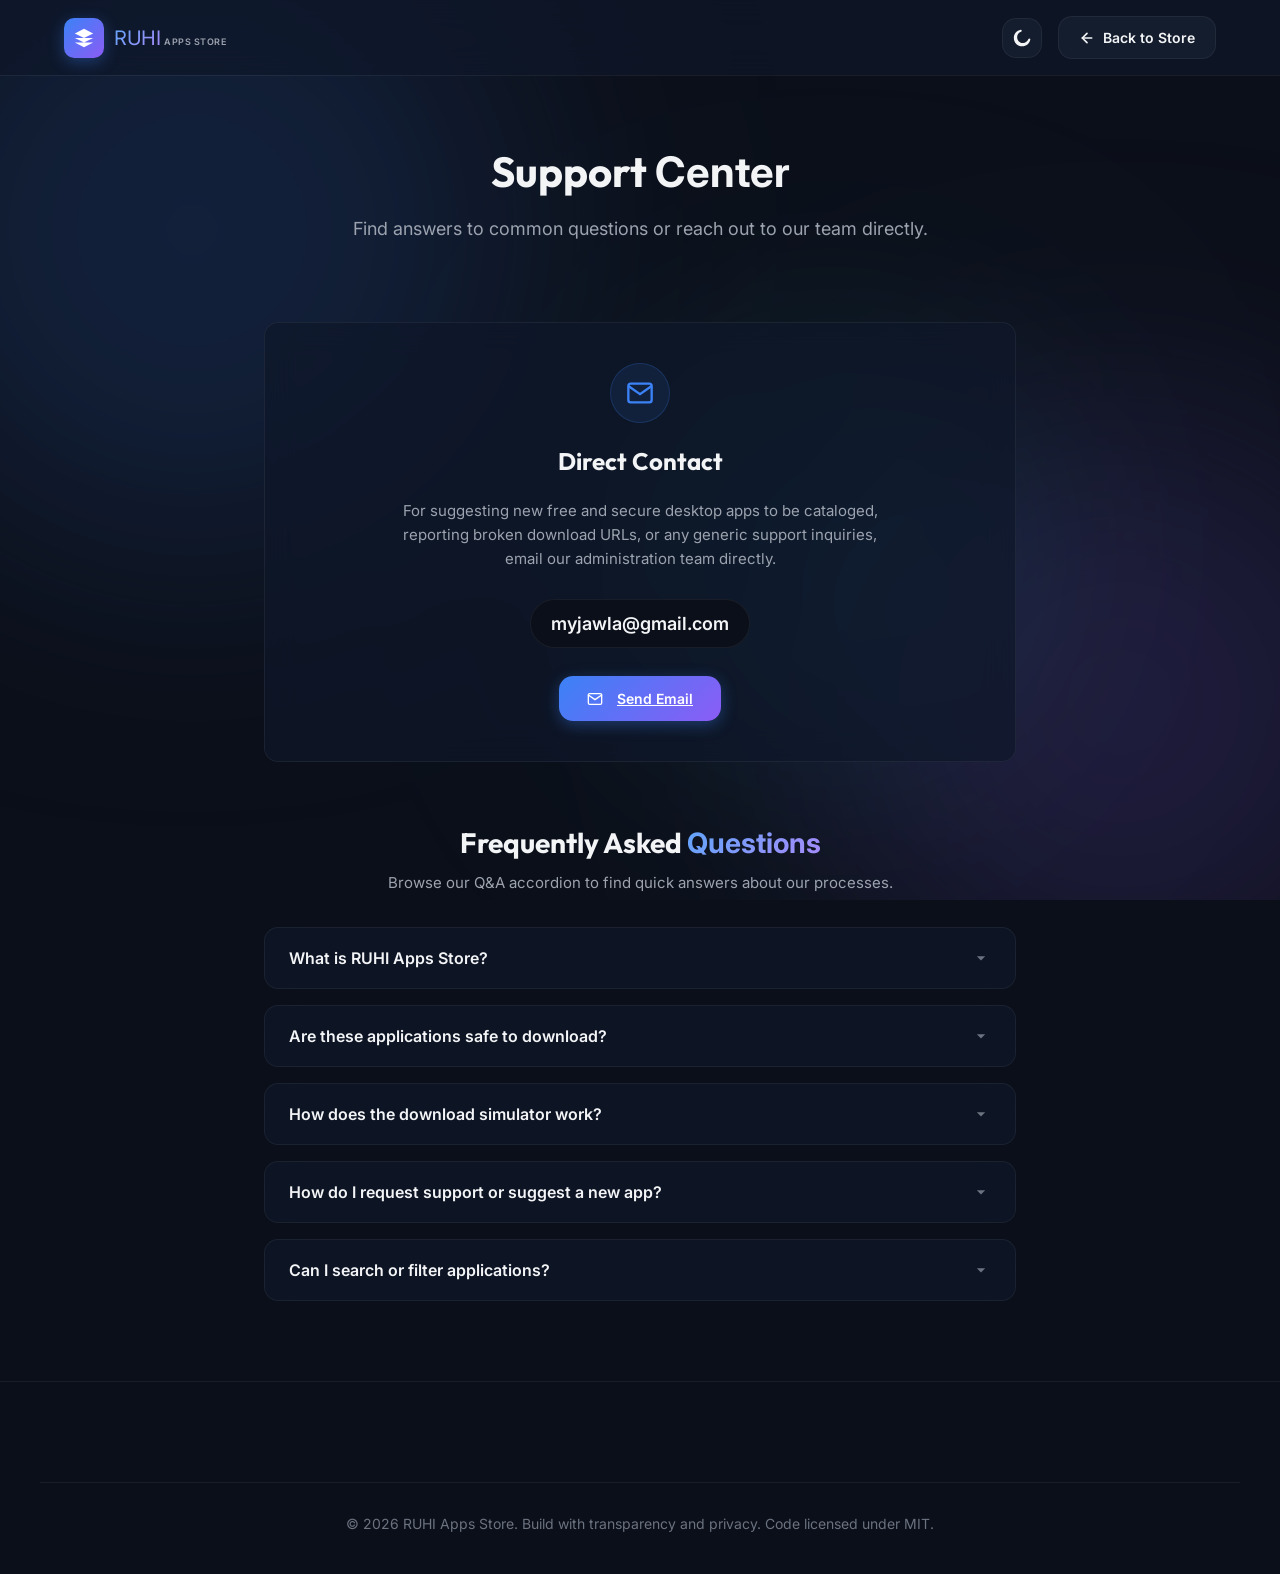
<file: support.html>
<!DOCTYPE html>
<html lang="en" data-theme="dark">
<head>
    <meta charset="UTF-8">
    <meta name="viewport" content="width=device-width, initial-scale=1.0">
    <title>Support & Q&A - RUHI Apps Store</title>
    <meta name="description" content="Get help, check frequently asked questions, suggest new free and secure applications, or contact support for RUHI Apps Store.">
    <link rel="stylesheet" href="styles.css?v=2.5.0">
    <style>
        /* Support Page Specific Overrides */
        .support-hero {
            padding-top: 140px;
            padding-bottom: 40px;
            text-align: center;
        }
        
        .support-container {
            max-width: 800px;
            margin: 0 auto;
            padding: 0 24px;
        }

        .contact-card {
            padding: 40px;
            text-align: center;
            margin-bottom: 60px;
            position: relative;
            overflow: hidden;
            display: flex;
            flex-direction: column;
            align-items: center;
            gap: 20px;
        }

        .contact-icon {
            width: 60px;
            height: 60px;
            background: rgba(59, 130, 246, 0.1);
            border: 1px solid rgba(59, 130, 246, 0.2);
            color: var(--accent-primary);
            border-radius: 50%;
            display: flex;
            align-items: center;
            justify-content: center;
        }

        .contact-icon svg {
            width: 28px;
            height: 28px;
            fill: none;
            stroke: currentColor;
            stroke-width: 2;
        }

        .contact-card h3 {
            font-size: 24px;
            font-weight: 700;
        }

        .contact-card p {
            color: var(--text-secondary);
            font-size: 15px;
            max-width: 500px;
            line-height: 1.6;
        }

        .contact-email {
            font-size: 18px;
            font-weight: 600;
            color: var(--text-primary);
            background: var(--bg-primary);
            padding: 10px 20px;
            border-radius: 30px;
            border: 1px solid var(--border-color);
            margin: 8px 0;
        }

        .back-btn-nav {
            display: flex;
            align-items: center;
            gap: 8px;
            text-decoration: none;
            color: var(--text-primary);
            font-weight: 600;
            font-size: 14px;
            padding: 10px 20px;
            border-radius: var(--radius-md);
            background: var(--bg-card);
            border: 1px solid var(--border-color);
            transition: all 0.25s ease;
        }

        .back-btn-nav:hover {
            border-color: var(--border-color-active);
            background: rgba(255, 255, 255, 0.05);
            transform: translateY(-2px);
        }

        [data-theme="light"] .back-btn-nav:hover {
            background: rgba(0, 0, 0, 0.02);
        }
    </style>
</head>
<body>
    <!-- Background Animated Blobs -->
    <div class="bg-blobs">
        <div class="blob blob-1"></div>
        <div class="blob blob-2"></div>
        <div class="blob blob-3"></div>
    </div>

    <!-- Navigation Header -->
    <header>
        <div class="container nav-wrapper">
            <a href="index.html" class="logo-wrapper">
                <div class="logo-icon">
                    <svg viewBox="0 0 24 24">
                        <path d="M12 2L2 7l10 5 10-5-10-5zM2 17l10 5 10-5M2 12l10 5 10-5"/>
                    </svg>
                </div>
                <div class="logo-text-group">
                    <span class="logo-text" style="font-size: 20px;">RUHI</span>
                    <span class="logo-subtext" style="font-size: 9px; color: var(--text-secondary); font-weight: 600; letter-spacing: 0.5px; text-transform: uppercase;">Apps Store</span>
                </div>
            </a>
            
            <div class="nav-actions">
                <button class="btn btn-secondary theme-btn btn-icon" id="themeToggle" aria-label="Toggle Theme">
                    <!-- Sun Icon -->
                    <svg class="sun" viewBox="0 0 24 24">
                        <path d="M12 7c-2.76 0-5 2.24-5 5s2.24 5 5 5 5-2.24 5-5-2.24-5-5-5zM2 13h2c.55 0 1-.45 1-1s-.45-1-1-1H2c-.55 0-1 .45-1 1s.45 1 1 1zm18 0h2c.55 0 1-.45 1-1s-.45-1-1-1h-2c-.55 0-1 .45-1 1s.45 1 1 1zM11 2v2c0 .55.45 1 1 1s1-.45 1-1V2c0-.55-.45-1-1-1s-1 .45-1 1zm0 18v2c0 .55.45 1 1 1s1-.45 1-1v-2c0-.55-.45-1-1-1s-1 .45-1 1zM5.99 4.58c-.39-.39-1.03-.39-1.41 0s-.39 1.03 0 1.41l1.06 1.06c.39.39 1.03.39 1.41 0s.39-1.03 0-1.41L5.99 4.58zm12.37 12.37c-.39-.39-1.03-.39-1.41 0s-.39 1.03 0 1.41l1.06 1.06c.39.39 1.03.39 1.41 0s.39-1.03 0-1.41l-1.06-1.06zm1.06-10.96c.39-.39.39-1.03 0-1.41s-1.03-.39-1.41 0l-1.06 1.06c-.39.39-.39 1.03 0 1.41s1.03.39 1.41 0l1.06-1.06zM7.05 18.36c.39-.39.39-1.03 0-1.41s-1.03-.39-1.41 0l-1.06 1.06c-.39.39-.39 1.03 0 1.41s1.03.39 1.41 0l1.06-1.06z"/>
                    </svg>
                    <!-- Moon Icon -->
                    <svg class="moon" viewBox="0 0 24 24">
                        <path d="M12.3 22h-.1c-5.5 0-10-4.5-10-10 0-4.8 3.5-8.9 8.2-9.8.6-.1 1.2.3 1.3.9.1.6-.2 1.2-.8 1.4-2.8.9-4.7 3.5-4.7 6.5 0 3.9 3.1 7 7 7 3 0 5.6-1.9 6.5-4.7.2-.6.8-.9 1.4-.8.6.1 1 .7.9 1.3-.9 4.7-5 8.2-9.7 8.2z"/>
                    </svg>
                </button>
                <a href="index.html" class="back-btn-nav">
                    <svg width="16" height="16" viewBox="0 0 24 24" fill="none" stroke="currentColor" stroke-width="2.5" stroke-linecap="round" stroke-linejoin="round">
                        <line x1="19" y1="12" x2="5" y2="12"></line>
                        <polyline points="12 19 5 12 12 5"></polyline>
                    </svg>
                    Back to Store
                </a>
            </div>
        </div>
    </header>

    <!-- Support Center Hero -->
    <section class="support-hero">
        <div class="container">
            <h1 style="font-size: 42px; margin-bottom: 12px;">Support <span>Center</span></h1>
            <p class="hero-subtitle">Find answers to common questions or reach out to our team directly.</p>
        </div>
    </section>

    <!-- Support Content -->
    <div class="support-container">
        <!-- Contact Card -->
        <div class="contact-card glass">
            <div class="contact-icon">
                <svg viewBox="0 0 24 24">
                    <path d="M4 4h16c1.1 0 2 .9 2 2v12c0 1.1-.9 2-2 2H4c-1.1 0-2-.9-2-2V6c0-1.1.9-2 2-2z"/>
                    <polyline points="22,6 12,13 2,6"/>
                </svg>
            </div>
            <h3>Direct Contact</h3>
            <p>For suggesting new free and secure desktop apps to be cataloged, reporting broken download URLs, or any generic support inquiries, email our administration team directly.</p>
            <div class="contact-email">myjawla@gmail.com</div>
            <a href="mailto:myjawla@gmail.com" class="btn btn-primary" style="padding: 12px 28px;">
                <svg width="16" height="16" viewBox="0 0 24 24" fill="none" stroke="currentColor" stroke-width="2" stroke-linecap="round" stroke-linejoin="round" style="margin-right: 6px;">
                    <path d="M4 4h16c1.1 0 2 .9 2 2v12c0 1.1-.9 2-2 2H4c-1.1 0-2-.9-2-2V6c0-1.1.9-2 2-2z"/>
                    <polyline points="22,6 12,13 2,6"/>
                </svg>
                Send Email
            </a>
        </div>

        <!-- FAQ Section -->
        <section class="qa-section" style="border-top: none; padding-top: 0;">
            <h2 class="section-title" style="font-size: 28px; margin-bottom: 8px;">Frequently Asked <span>Questions</span></h2>
            <p class="section-subtitle" style="margin-bottom: 32px;">Browse our Q&A accordion to find quick answers about our processes.</p>
            
            <div class="qa-grid">
                <div class="qa-card glass">
                    <button class="qa-trigger">
                        <span>What is RUHI Apps Store?</span>
                        <svg class="chevron" viewBox="0 0 24 24"><path d="M7 10l5 5 5-5H7z"/></svg>
                    </button>
                    <div class="qa-content">
                        <p>RUHI Apps Store is a premium, curated catalog of free and secure desktop applications. We host lists of official, clean installer links without any third-party wrappers, trackers, or hidden adware.</p>
                    </div>
                </div>

                <div class="qa-card glass">
                    <button class="qa-trigger">
                        <span>Are these applications safe to download?</span>
                        <svg class="chevron" viewBox="0 0 24 24"><path d="M7 10l5 5 5-5H7z"/></svg>
                    </button>
                    <div class="qa-content">
                        <p>Yes. Every listing points directly to official repository release assets (like GitHub Releases or official project mirrors). Downloads are verified by checksum logs, keeping you safe from malicious files.</p>
                    </div>
                </div>

                <div class="qa-card glass">
                    <button class="qa-trigger">
                        <span>How does the download simulator work?</span>
                        <svg class="chevron" viewBox="0 0 24 24"><path d="M7 10l5 5 5-5H7z"/></svg>
                    </button>
                    <div class="qa-content">
                        <p>When you click download, RUHI Apps Store triggers a secure handshake simulator that visualizes CDN routing, SHA-256 integrity checks, and antivirus sandbox scans to assure source safety before your browser starts the download.</p>
                    </div>
                </div>

                <div class="qa-card glass">
                    <button class="qa-trigger">
                        <span>How do I request support or suggest a new app?</span>
                        <svg class="chevron" viewBox="0 0 24 24"><path d="M7 10l5 5 5-5H7z"/></svg>
                    </button>
                    <div class="qa-content">
                        <p>You can suggest additions, report broken links, or ask questions by clicking the <strong>Send Email</strong> button above or by emailing us directly at <a href="mailto:myjawla@gmail.com" class="support-email">myjawla@gmail.com</a>.</p>
                    </div>
                </div>

                <div class="qa-card glass">
                    <button class="qa-trigger">
                        <span>Can I search or filter applications?</span>
                        <svg class="chevron" viewBox="0 0 24 24"><path d="M7 10l5 5 5-5H7z"/></svg>
                    </button>
                    <div class="qa-content">
                        <p>Absolutely! You can search by keywords in real-time or filter by categories like Development, Utilities, Productivity, Graphics, Security, and Multimedia using the navigation pills on the main store page.</p>
                    </div>
                </div>
            </div>
        </section>
    </div>

    <!-- Footer -->
    <footer>
        <div class="container footer-content" style="border-top: 1px solid var(--border-color); padding-top: 30px; margin-top: 60px; text-align: center;">
            <p>&copy; 2026 RUHI Apps Store. Build with transparency and privacy. Code licensed under MIT.</p>
        </div>
    </footer>

    <script src="support.js?v=2.5.0"></script>
</body>
</html>
</file>
<file: styles.css>
@import url('https://fonts.googleapis.com/css2?family=Inter:wght@300;400;500;600;700&family=Outfit:wght@400;500;600;700;800&display=swap');

:root {
    /* Themes variables - Default Dark Mode */
    --bg-primary: #0b0f19;
    --bg-secondary: rgba(15, 23, 42, 0.7);
    --bg-card: rgba(30, 41, 59, 0.45);
    --bg-input: rgba(15, 23, 42, 0.5);
    --border-color: rgba(255, 255, 255, 0.06);
    --border-color-active: rgba(255, 255, 255, 0.15);
    --text-primary: #f3f4f6;
    --text-secondary: #9ca3af;
    --text-muted: #6b7280;
    
    --accent-primary: #3b82f6;
    --accent-secondary: #8b5cf6;
    --accent-cyan: #06b6d4;
    --accent-emerald: #10b981;
    --accent-gradient: linear-gradient(135deg, #3b82f6 0%, #8b5cf6 100%);
    --accent-gradient-hover: linear-gradient(135deg, #2563eb 0%, #7c3aed 100%);
    --text-gradient: linear-gradient(135deg, #60a5fa 0%, #a78bfa 100%);
    --glow-color: rgba(59, 130, 246, 0.35);
    --glass-blur: blur(16px);
    
    --shadow-sm: 0 2px 8px -1px rgba(0, 0, 0, 0.1), 0 1px 3px -1px rgba(0, 0, 0, 0.06);
    --shadow-md: 0 4px 20px -2px rgba(0, 0, 0, 0.25), 0 2px 8px -1px rgba(0, 0, 0, 0.15);
    --shadow-lg: 0 20px 40px -5px rgba(0, 0, 0, 0.4), 0 10px 15px -3px rgba(0, 0, 0, 0.3);
    
    --radius-sm: 8px;
    --radius-md: 14px;
    --radius-lg: 24px;
    --radius-circle: 50%;
}

[data-theme="light"] {
    --bg-primary: #f8fafc;
    --bg-secondary: rgba(255, 255, 255, 0.75);
    --bg-card: rgba(255, 255, 255, 0.65);
    --bg-input: rgba(241, 245, 249, 0.8);
    --border-color: rgba(0, 0, 0, 0.06);
    --border-color-active: rgba(0, 0, 0, 0.12);
    --text-primary: #0f172a;
    --text-secondary: #475569;
    --text-muted: #94a3b8;
    
    --accent-primary: #2563eb;
    --accent-secondary: #7c3aed;
    --accent-cyan: #0891b2;
    --accent-emerald: #059669;
    --accent-gradient: linear-gradient(135deg, #2563eb 0%, #7c3aed 100%);
    --accent-gradient-hover: linear-gradient(135deg, #1d4ed8 0%, #6d28d9 100%);
    --text-gradient: linear-gradient(135deg, #1e40af 0%, #6b21a8 100%);
    --glow-color: rgba(37, 99, 235, 0.12);
    
    --shadow-sm: 0 2px 8px -1px rgba(0, 0, 0, 0.05), 0 1px 3px -1px rgba(0, 0, 0, 0.03);
    --shadow-md: 0 4px 20px -2px rgba(15, 23, 42, 0.08), 0 2px 8px -1px rgba(15, 23, 42, 0.04);
    --shadow-lg: 0 20px 40px -5px rgba(15, 23, 42, 0.1), 0 10px 15px -3px rgba(15, 23, 42, 0.05);
}

* {
    margin: 0;
    padding: 0;
    box-sizing: border-box;
    font-family: 'Inter', sans-serif;
    transition: background-color 0.3s ease, border-color 0.3s ease, color 0.3s ease;
}

body {
    background-color: var(--bg-primary);
    color: var(--text-primary);
    min-height: 100vh;
    overflow-x: hidden;
    line-height: 1.5;
}

/* Background Gradients Effects */
.bg-blobs {
    position: fixed;
    top: 0;
    left: 0;
    width: 100%;
    height: 100%;
    z-index: -1;
    overflow: hidden;
    pointer-events: none;
}

.blob {
    position: absolute;
    border-radius: 50%;
    filter: blur(120px);
    opacity: 0.15;
    mix-blend-mode: screen;
}

[data-theme="light"] .blob {
    opacity: 0.08;
    mix-blend-mode: multiply;
}

.blob-1 {
    top: -10%;
    left: -10%;
    width: 50vw;
    height: 50vw;
    background: var(--accent-primary);
    animation: float 20s infinite alternate;
}

.blob-2 {
    bottom: -10%;
    right: -10%;
    width: 45vw;
    height: 45vw;
    background: var(--accent-secondary);
    animation: float 25s infinite alternate-reverse;
}

.blob-3 {
    top: 40%;
    left: 50%;
    width: 30vw;
    height: 30vw;
    background: var(--accent-cyan);
    animation: float 18s infinite alternate;
}

@keyframes float {
    0% { transform: translate(0, 0) scale(1); }
    50% { transform: translate(50px, 30px) scale(1.1); }
    100% { transform: translate(-30px, -50px) scale(0.9); }
}

/* Scrollbar Style */
::-webkit-scrollbar {
    width: 8px;
}
::-webkit-scrollbar-track {
    background: var(--bg-primary);
}
::-webkit-scrollbar-thumb {
    background: var(--border-color-active);
    border-radius: 4px;
}
::-webkit-scrollbar-thumb:hover {
    background: var(--accent-primary);
}

/* Typography elements */
h1, h2, h3, h4, .font-display {
    font-family: 'Outfit', sans-serif;
    font-weight: 700;
}

/* Container */
.container {
    max-width: 1200px;
    margin: 0 auto;
    padding: 0 24px;
}

/* Glassmorphism utility class */
.glass {
    background: var(--bg-secondary);
    backdrop-filter: var(--glass-blur);
    -webkit-backdrop-filter: var(--glass-blur);
    border: 1px solid var(--border-color);
    border-radius: var(--radius-md);
}

/* Header & Navigation */
header {
    position: fixed;
    top: 0;
    left: 0;
    width: 100%;
    z-index: 100;
    padding: 16px 0;
    border-bottom: 1px solid var(--border-color);
}

header::before {
    content: '';
    position: absolute;
    inset: 0;
    background: var(--bg-secondary);
    backdrop-filter: var(--glass-blur);
    -webkit-backdrop-filter: var(--glass-blur);
    z-index: -1;
}

.nav-wrapper {
    display: flex;
    justify-content: space-between;
    align-items: center;
}

.logo-wrapper {
    display: flex;
    align-items: center;
    gap: 10px;
    text-decoration: none;
    color: var(--text-primary);
}

.logo-icon {
    width: 40px;
    height: 40px;
    background: var(--accent-gradient);
    border-radius: 10px;
    display: flex;
    align-items: center;
    justify-content: center;
    box-shadow: 0 4px 15px var(--glow-color);
}

.logo-icon svg {
    width: 22px;
    height: 22px;
    fill: #ffffff;
}

.logo-text {
    font-size: 24px;
    background: var(--text-gradient);
    -webkit-background-clip: text;
    -webkit-text-fill-color: transparent;
    letter-spacing: -0.5px;
}

.nav-actions {
    display: flex;
    align-items: center;
    gap: 16px;
}

/* Buttons */
.btn {
    display: inline-flex;
    align-items: center;
    justify-content: center;
    gap: 8px;
    padding: 10px 20px;
    border-radius: var(--radius-md);
    font-weight: 600;
    font-size: 14px;
    cursor: pointer;
    border: none;
    transition: all 0.25s cubic-bezier(0.4, 0, 0.2, 1);
}

.btn-primary {
    background: var(--accent-gradient);
    color: #ffffff;
    box-shadow: 0 4px 15px var(--glow-color);
}

.btn-primary:hover {
    background: var(--accent-gradient-hover);
    transform: translateY(-2px);
    box-shadow: 0 6px 20px var(--glow-color);
}

.btn-secondary {
    background: var(--bg-card);
    border: 1px solid var(--border-color);
    color: var(--text-primary);
}

.btn-secondary:hover {
    border-color: var(--border-color-active);
    background: rgba(255, 255, 255, 0.05);
    transform: translateY(-2px);
}

[data-theme="light"] .btn-secondary:hover {
    background: rgba(0, 0, 0, 0.02);
}

.btn-icon {
    width: 40px;
    height: 40px;
    padding: 0;
    border-radius: var(--radius-md);
}

/* Theme toggle btn */
.theme-btn svg {
    width: 20px;
    height: 20px;
    fill: var(--text-primary);
}

.theme-btn .sun { display: none; }
.theme-btn .moon { display: block; }

[data-theme="light"] .theme-btn .sun { display: block; }
[data-theme="light"] .theme-btn .moon { display: none; }

/* Hero Section */
.hero {
    padding-top: 140px;
    padding-bottom: 60px;
    text-align: center;
    position: relative;
}

.hero-badge {
    display: inline-flex;
    align-items: center;
    gap: 6px;
    padding: 6px 14px;
    background: rgba(59, 130, 246, 0.1);
    border: 1px solid rgba(59, 130, 246, 0.2);
    border-radius: 30px;
    color: #60a5fa;
    font-size: 13px;
    font-weight: 500;
    margin-bottom: 24px;
}

[data-theme="light"] .hero-badge {
    background: rgba(37, 99, 235, 0.06);
    color: var(--accent-primary);
}

.hero-badge svg {
    width: 14px;
    height: 14px;
    fill: currentColor;
}

.hero h1 {
    font-size: 52px;
    line-height: 1.15;
    margin-bottom: 16px;
    letter-spacing: -1.5px;
}

.hero h1 span {
    background: var(--text-gradient);
    -webkit-background-clip: text;
    -webkit-text-fill-color: transparent;
}

.hero-subtitle {
    font-size: 18px;
    color: var(--text-secondary);
    max-width: 600px;
    margin: 0 auto 40px;
    font-weight: 400;
}

/* Search Bar Wrapper */
.search-container {
    max-width: 640px;
    margin: 0 auto;
    position: relative;
    border-radius: var(--radius-md);
    box-shadow: var(--shadow-md);
}

.search-input-wrapper {
    display: flex;
    align-items: center;
    background: var(--bg-card);
    border: 1px solid var(--border-color);
    border-radius: var(--radius-md);
    padding: 6px 8px 6px 18px;
    position: relative;
    z-index: 2;
}

.search-input-wrapper:focus-within {
    border-color: var(--accent-primary);
    box-shadow: 0 0 0 3px var(--glow-color);
}

.search-input-wrapper svg.search-icon {
    width: 20px;
    height: 20px;
    fill: var(--text-muted);
    margin-right: 12px;
    flex-shrink: 0;
}

.search-input {
    background: none;
    border: none;
    outline: none;
    width: 100%;
    color: var(--text-primary);
    font-size: 16px;
    padding: 10px 0;
}

.search-input::placeholder {
    color: var(--text-muted);
}

/* Main Section Layout */
.app-section {
    padding-bottom: 80px;
}

/* Filter controls */
.controls-bar {
    display: flex;
    flex-direction: column;
    gap: 20px;
    margin-bottom: 36px;
}

.category-filters {
    display: flex;
    gap: 10px;
    overflow-x: auto;
    padding-bottom: 6px;
    scrollbar-width: none; /* Firefox */
}

.category-filters::-webkit-scrollbar {
    display: none; /* Safari and Chrome */
}

.filter-pill {
    padding: 8px 18px;
    border-radius: 20px;
    background: var(--bg-card);
    border: 1px solid var(--border-color);
    color: var(--text-secondary);
    font-size: 14px;
    font-weight: 500;
    white-space: nowrap;
    cursor: pointer;
    transition: all 0.2s ease;
}

.filter-pill:hover {
    color: var(--text-primary);
    border-color: var(--border-color-active);
}

.filter-pill.active {
    background: var(--accent-gradient);
    color: #ffffff;
    border-color: transparent;
    box-shadow: 0 4px 12px var(--glow-color);
}

.meta-info-row {
    display: flex;
    justify-content: space-between;
    align-items: center;
    font-size: 14px;
    color: var(--text-secondary);
}

.sorting-wrapper {
    display: flex;
    align-items: center;
    gap: 8px;
}

.sort-select {
    background: var(--bg-card);
    border: 1px solid var(--border-color);
    color: var(--text-primary);
    padding: 6px 12px;
    border-radius: 8px;
    outline: none;
    cursor: pointer;
    font-size: 13px;
}

/* Apps Grid */
.apps-grid {
    display: grid;
    grid-template-columns: repeat(auto-fill, minmax(340px, 1fr));
    gap: 24px;
}

/* App Card styling */
.app-card {
    display: flex;
    flex-direction: column;
    padding: 24px;
    position: relative;
    overflow: hidden;
    cursor: pointer;
    transition: all 0.3s cubic-bezier(0.25, 0.8, 0.25, 1);
}

.app-card::after {
    content: '';
    position: absolute;
    inset: 0;
    border-radius: inherit;
    border: 1px solid transparent;
    background: var(--accent-gradient) border-box;
    -webkit-mask: linear-gradient(#fff 0 0) padding-box, linear-gradient(#fff 0 0);
    -webkit-mask-composite: xor;
    mask-composite: exclude;
    opacity: 0;
    transition: opacity 0.3s ease;
}

.app-card:hover {
    transform: translateY(-6px);
    box-shadow: var(--shadow-md);
    background: rgba(30, 41, 59, 0.6);
}

[data-theme="light"] .app-card:hover {
    background: rgba(255, 255, 255, 0.9);
}

.app-card:hover::after {
    opacity: 1;
}

.app-card-header {
    display: flex;
    gap: 16px;
    margin-bottom: 16px;
    align-items: center;
}

.app-card-icon {
    width: 60px;
    height: 60px;
    border-radius: var(--radius-md);
    background: rgba(255, 255, 255, 0.03);
    border: 1px solid var(--border-color);
    padding: 10px;
    display: flex;
    align-items: center;
    justify-content: center;
    box-shadow: var(--shadow-sm);
    flex-shrink: 0;
}

.app-card-icon img, .app-card-icon svg {
    max-width: 100%;
    max-height: 100%;
    object-fit: contain;
}

.app-card-meta {
    display: flex;
    flex-direction: column;
    gap: 4px;
}

.app-card-title {
    font-size: 18px;
    font-weight: 700;
    line-height: 1.2;
}

.app-card-developer {
    font-size: 13px;
    color: var(--text-muted);
}

.app-card-body {
    flex-grow: 1;
    margin-bottom: 20px;
}

.app-card-desc {
    color: var(--text-secondary);
    font-size: 14px;
    line-height: 1.5;
    display: -webkit-box;
    -webkit-line-clamp: 2;
    -webkit-box-orient: vertical;
    overflow: hidden;
}

.app-card-footer {
    display: flex;
    justify-content: space-between;
    align-items: center;
    border-top: 1px solid var(--border-color);
    padding-top: 16px;
    margin-top: auto;
}

.app-stats {
    display: flex;
    gap: 12px;
}

.app-stat {
    display: flex;
    align-items: center;
    gap: 4px;
    font-size: 13px;
    color: var(--text-muted);
}

.app-stat svg {
    width: 14px;
    height: 14px;
    fill: currentColor;
}

.category-tag {
    font-size: 11px;
    font-weight: 600;
    text-transform: uppercase;
    letter-spacing: 0.5px;
    padding: 3px 8px;
    border-radius: 12px;
    background: rgba(255, 255, 255, 0.05);
    border: 1px solid var(--border-color);
    color: var(--text-secondary);
}

[data-theme="light"] .category-tag {
    background: rgba(0, 0, 0, 0.03);
}

/* Modals Overlay Base */
.modal-overlay {
    position: fixed;
    inset: 0;
    background: rgba(0, 0, 0, 0.7);
    backdrop-filter: blur(10px);
    -webkit-backdrop-filter: blur(10px);
    z-index: 1000;
    display: flex;
    align-items: center;
    justify-content: center;
    opacity: 0;
    pointer-events: none;
    transition: opacity 0.3s cubic-bezier(0.4, 0, 0.2, 1);
    padding: 20px;
}

.modal-overlay.active {
    opacity: 1;
    pointer-events: auto;
}

.modal-content {
    background: var(--bg-primary);
    border: 1px solid var(--border-color);
    border-radius: var(--radius-lg);
    width: 100%;
    max-width: 720px;
    max-height: 90vh;
    overflow-y: auto;
    position: relative;
    transform: scale(0.95) translateY(20px);
    transition: transform 0.35s cubic-bezier(0.34, 1.56, 0.64, 1);
    box-shadow: var(--shadow-lg);
}

.modal-overlay.active .modal-content {
    transform: scale(1) translateY(0);
}

.modal-close-btn {
    position: absolute;
    top: 20px;
    right: 20px;
    background: var(--bg-card);
    border: 1px solid var(--border-color);
    color: var(--text-primary);
    width: 36px;
    height: 36px;
    border-radius: 50%;
    display: flex;
    align-items: center;
    justify-content: center;
    cursor: pointer;
    z-index: 10;
}

.modal-close-btn svg {
    width: 14px;
    height: 14px;
    fill: currentColor;
}

.modal-close-btn:hover {
    border-color: var(--border-color-active);
    background: rgba(255, 255, 255, 0.05);
}

/* Detail Modal Styles */
.detail-header {
    display: flex;
    gap: 24px;
    padding: 40px 40px 30px;
    border-bottom: 1px solid var(--border-color);
    align-items: center;
}

.detail-logo {
    width: 90px;
    height: 90px;
    border-radius: var(--radius-lg);
    background: rgba(255, 255, 255, 0.02);
    border: 1px solid var(--border-color);
    padding: 16px;
    display: flex;
    align-items: center;
    justify-content: center;
    flex-shrink: 0;
}

.detail-logo svg, .detail-logo img {
    max-width: 100%;
    max-height: 100%;
}

.detail-meta-wrapper {
    flex-grow: 1;
}

.detail-title-row {
    display: flex;
    justify-content: space-between;
    align-items: flex-start;
    gap: 16px;
    flex-wrap: wrap;
}

.detail-title {
    font-size: 28px;
    font-weight: 800;
}

.detail-tags {
    display: flex;
    gap: 8px;
    margin-top: 8px;
}

.detail-body {
    padding: 30px 40px 40px;
}

.detail-desc {
    color: var(--text-secondary);
    font-size: 16px;
    line-height: 1.6;
    margin-bottom: 30px;
}

.detail-grid {
    display: grid;
    grid-template-columns: repeat(2, 1fr);
    gap: 20px;
    margin-bottom: 30px;
}

.detail-info-item {
    background: var(--bg-card);
    border: 1px solid var(--border-color);
    padding: 16px;
    border-radius: var(--radius-md);
}

.info-label {
    font-size: 12px;
    color: var(--text-muted);
    text-transform: uppercase;
    letter-spacing: 0.5px;
    margin-bottom: 4px;
}

.info-value {
    font-size: 15px;
    font-weight: 600;
    color: var(--text-primary);
}

.detail-action-buttons {
    display: flex;
    gap: 12px;
}

.detail-action-buttons .btn {
    flex: 1;
}

/* Download Simulation Modal */
.download-simulator-content {
    max-width: 440px;
    text-align: center;
    padding: 40px;
}

.simulator-icon-container {
    width: 80px;
    height: 80px;
    margin: 0 auto 24px;
    background: rgba(59, 130, 246, 0.1);
    border-radius: 50%;
    display: flex;
    align-items: center;
    justify-content: center;
    position: relative;
}

.simulator-icon-container svg {
    width: 32px;
    height: 32px;
    fill: var(--accent-primary);
}

.scanning-ring {
    position: absolute;
    inset: -5px;
    border: 2px solid transparent;
    border-top-color: var(--accent-cyan);
    border-radius: 50%;
    animation: rotate 1.5s linear infinite;
}

@keyframes rotate {
    to { transform: rotate(360deg); }
}

.progress-stats-row {
    display: flex;
    justify-content: space-between;
    align-items: center;
    font-size: 14px;
    font-weight: 500;
    margin-bottom: 8px;
    margin-top: 24px;
}

.progress-track {
    width: 100%;
    height: 8px;
    background: var(--bg-input);
    border-radius: 4px;
    overflow: hidden;
    margin-bottom: 24px;
    border: 1px solid var(--border-color);
}

.progress-bar {
    height: 100%;
    width: 0%;
    background: var(--accent-gradient);
    border-radius: 4px;
    transition: width 0.1s linear;
}

.simulator-status-text {
    font-size: 15px;
    color: var(--text-secondary);
    min-height: 24px;
}

.simulator-completed-actions {
    display: none;
    flex-direction: column;
    gap: 12px;
    margin-top: 24px;
    animation: fadeInUp 0.3s ease forwards;
}

@keyframes fadeInUp {
    from {
        opacity: 0;
        transform: translateY(10px);
    }
    to {
        opacity: 1;
        transform: translateY(0);
    }
}

/* Submit Modal / Floating Form */
.submit-modal-content {
    max-width: 560px;
}

.submit-header {
    padding: 30px 30px 20px;
    border-bottom: 1px solid var(--border-color);
}

.submit-header h2 {
    font-size: 22px;
}

.submit-body {
    padding: 30px;
}

.form-group {
    display: flex;
    flex-direction: column;
    gap: 8px;
    margin-bottom: 20px;
}

.form-group label {
    font-size: 13px;
    font-weight: 600;
    color: var(--text-secondary);
}

.form-input {
    background: var(--bg-input);
    border: 1px solid var(--border-color);
    color: var(--text-primary);
    padding: 12px 16px;
    border-radius: var(--radius-md);
    outline: none;
    font-size: 14px;
}

.form-input:focus {
    border-color: var(--accent-primary);
    background: var(--bg-card);
}

textarea.form-input {
    resize: vertical;
    min-height: 80px;
}

/* Feedback toast notifications */
.toast-container {
    position: fixed;
    bottom: 30px;
    right: 30px;
    z-index: 2000;
    display: flex;
    flex-direction: column;
    gap: 10px;
}

.toast {
    display: flex;
    align-items: center;
    gap: 12px;
    padding: 14px 20px;
    border-radius: var(--radius-md);
    box-shadow: var(--shadow-lg);
    background: var(--bg-secondary);
    border: 1px solid var(--border-color);
    backdrop-filter: var(--glass-blur);
    -webkit-backdrop-filter: var(--glass-blur);
    color: var(--text-primary);
    font-size: 14px;
    font-weight: 500;
    transform: translateY(50px);
    opacity: 0;
    animation: slideInUp 0.35s cubic-bezier(0.34, 1.56, 0.64, 1) forwards;
}

.toast-success {
    border-left: 4px solid var(--accent-emerald);
}

.toast-success svg {
    fill: var(--accent-emerald);
}

.toast svg {
    width: 18px;
    height: 18px;
}

@keyframes slideInUp {
    to {
        transform: translateY(0);
        opacity: 1;
    }
}

/* Footer Section */
footer {
    border-top: 1px solid var(--border-color);
    padding: 40px 0;
    text-align: center;
    font-size: 14px;
    color: var(--text-muted);
}

.footer-content {
    display: flex;
    flex-direction: column;
    align-items: center;
    gap: 16px;
}

.footer-stats {
    display: flex;
    gap: 24px;
    font-weight: 500;
    color: var(--text-secondary);
}

.footer-stats span {
    display: flex;
    align-items: center;
    gap: 6px;
}

.footer-stats svg {
    width: 14px;
    height: 14px;
    fill: currentColor;
}

/* Responsive media queries */
@media (max-width: 768px) {
    .hero h1 {
        font-size: 38px;
    }
    
    .hero-subtitle {
        font-size: 15px;
    }
    
    .detail-header {
        flex-direction: column;
        text-align: center;
        padding: 30px 20px 20px;
    }
    
    .detail-body {
        padding: 20px;
    }
    
    .detail-title-row {
        flex-direction: column;
        align-items: center;
    }
    
    .detail-tags {
        justify-content: center;
    }
    
    .detail-grid {
        grid-template-columns: 1fr;
    }
    
    .apps-grid {
        grid-template-columns: 1fr;
    }
}

/* Q&A Section Styles */
.qa-section {
    padding: 80px 0;
    position: relative;
    border-top: 1px solid var(--border-color);
}

.section-title {
    font-size: 36px;
    text-align: center;
    margin-bottom: 12px;
}

.section-title span {
    background: var(--text-gradient);
    -webkit-background-clip: text;
    -webkit-text-fill-color: transparent;
}

.section-subtitle {
    text-align: center;
    color: var(--text-secondary);
    max-width: 600px;
    margin: 0 auto 48px;
    font-size: 15px;
}

.qa-grid {
    max-width: 800px;
    margin: 0 auto;
    display: flex;
    flex-direction: column;
    gap: 16px;
}

.qa-card {
    border-radius: var(--radius-md);
    overflow: hidden;
    transition: all 0.3s ease;
    border: 1px solid var(--border-color);
}

.qa-card:hover {
    border-color: var(--border-color-active);
    background: rgba(255, 255, 255, 0.02);
}

[data-theme="light"] .qa-card:hover {
    background: rgba(0, 0, 0, 0.01);
}

.qa-trigger {
    width: 100%;
    background: none;
    border: none;
    outline: none;
    padding: 20px 24px;
    display: flex;
    justify-content: space-between;
    align-items: center;
    cursor: pointer;
    text-align: left;
    color: var(--text-primary);
    font-family: 'Outfit', sans-serif;
    font-weight: 600;
    font-size: 16px;
}

.qa-trigger .chevron {
    width: 20px;
    height: 20px;
    fill: var(--text-muted);
    transition: transform 0.3s cubic-bezier(0.4, 0, 0.2, 1);
}

.qa-card.active .qa-trigger .chevron {
    transform: rotate(180deg);
    fill: var(--accent-primary);
}

.qa-content {
    max-height: 0;
    overflow: hidden;
    transition: max-height 0.35s cubic-bezier(0.4, 0, 0.2, 1), padding 0.35s ease;
    padding: 0 24px;
}

.qa-card.active .qa-content {
    max-height: 200px;
    padding-bottom: 20px;
}

.qa-content p {
    color: var(--text-secondary);
    font-size: 14.5px;
    line-height: 1.6;
}

.support-email {
    color: var(--accent-primary);
    text-decoration: none;
    font-weight: 500;
}

.support-email:hover {
    text-decoration: underline;
}

@media (max-width: 768px) {
    .section-title {
        font-size: 28px;
    }
    .qa-trigger {
        padding: 16px 20px;
        font-size: 15px;
    }
    .qa-content {
        padding: 0 20px;
    }
    .qa-card.active .qa-content {
        padding-bottom: 16px;
    }
}

/* Cohesive Pagination Bar Styles */
.pagination-wrapper {
    display: flex;
    justify-content: center;
    width: 100%;
}

.pagination-container {
    display: inline-flex;
    align-items: center;
    background: rgba(239, 68, 68, 0.07);
    border: 1px solid rgba(239, 68, 68, 0.2);
    border-radius: 30px;
    padding: 6px;
    gap: 4px;
    backdrop-filter: var(--glass-blur);
    box-shadow: 0 4px 20px rgba(239, 68, 68, 0.15);
    margin: 30px auto 15px;
}

.page-numbers {
    display: flex;
    align-items: center;
    gap: 4px;
}

.page-num-btn, .page-nav-btn {
    background: none;
    border: none;
    color: var(--text-secondary);
    font-family: 'Outfit', sans-serif;
    font-weight: 600;
    font-size: 14px;
    cursor: pointer;
    transition: all 0.2s cubic-bezier(0.4, 0, 0.2, 1);
    display: inline-flex;
    align-items: center;
    justify-content: center;
    user-select: none;
}

.page-num-btn {
    width: 38px;
    height: 38px;
    border-radius: 50%;
}

.page-num-btn:hover:not(:disabled) {
    background: rgba(239, 68, 68, 0.15);
    color: #ffffff;
}

.page-num-btn.active {
    background: linear-gradient(135deg, #ef4444 0%, #b91c1c 100%);
    color: #ffffff;
    box-shadow: 0 4px 12px rgba(239, 68, 68, 0.35);
}

.page-nav-btn {
    height: 30px;
    padding: 0 10px;
    border-radius: 15px;
    gap: 4px;
    font-size: 12px;
}

.page-nav-btn:hover:not(:disabled) {
    background: rgba(239, 68, 68, 0.15);
    color: #ffffff;
}

.page-nav-btn:disabled, .page-num-btn:disabled {
    opacity: 0.3;
    cursor: not-allowed;
}

.page-nav-btn svg {
    width: 14px;
    height: 14px;
    fill: none;
    stroke: currentColor;
    stroke-width: 2.2;
    stroke-linecap: round;
    stroke-linejoin="round";
    transition: transform 0.2s ease;
}

.page-nav-btn#prevPage:hover:not(:disabled) svg {
    transform: translateX(-2px);
}

.page-nav-btn#nextPage:hover:not(:disabled) svg {
    transform: translateX(2px);
}

.page-dots {
    width: 38px;
    height: 38px;
    display: inline-flex;
    align-items: center;
    justify-content: center;
    color: var(--text-muted);
    font-weight: 600;
    font-size: 14px;
}

/* Light Theme Overrides */

[data-theme="light"] .pagination-container {
    background: rgba(239, 68, 68, 0.05);
    border-color: rgba(239, 68, 68, 0.25);
    box-shadow: 0 4px 15px rgba(239, 68, 68, 0.08);
}

[data-theme="light"] .page-num-btn:hover:not(:disabled),
[data-theme="light"] .page-nav-btn:hover:not(:disabled) {
    background: rgba(239, 68, 68, 0.1);
    color: #b91c1c;
}

[data-theme="light"] .page-num-btn.active {
    color: #ffffff;
    background: linear-gradient(135deg, #ef4444 0%, #b91c1c 100%);
    box-shadow: 0 4px 12px rgba(239, 68, 68, 0.25);
}
</file>
